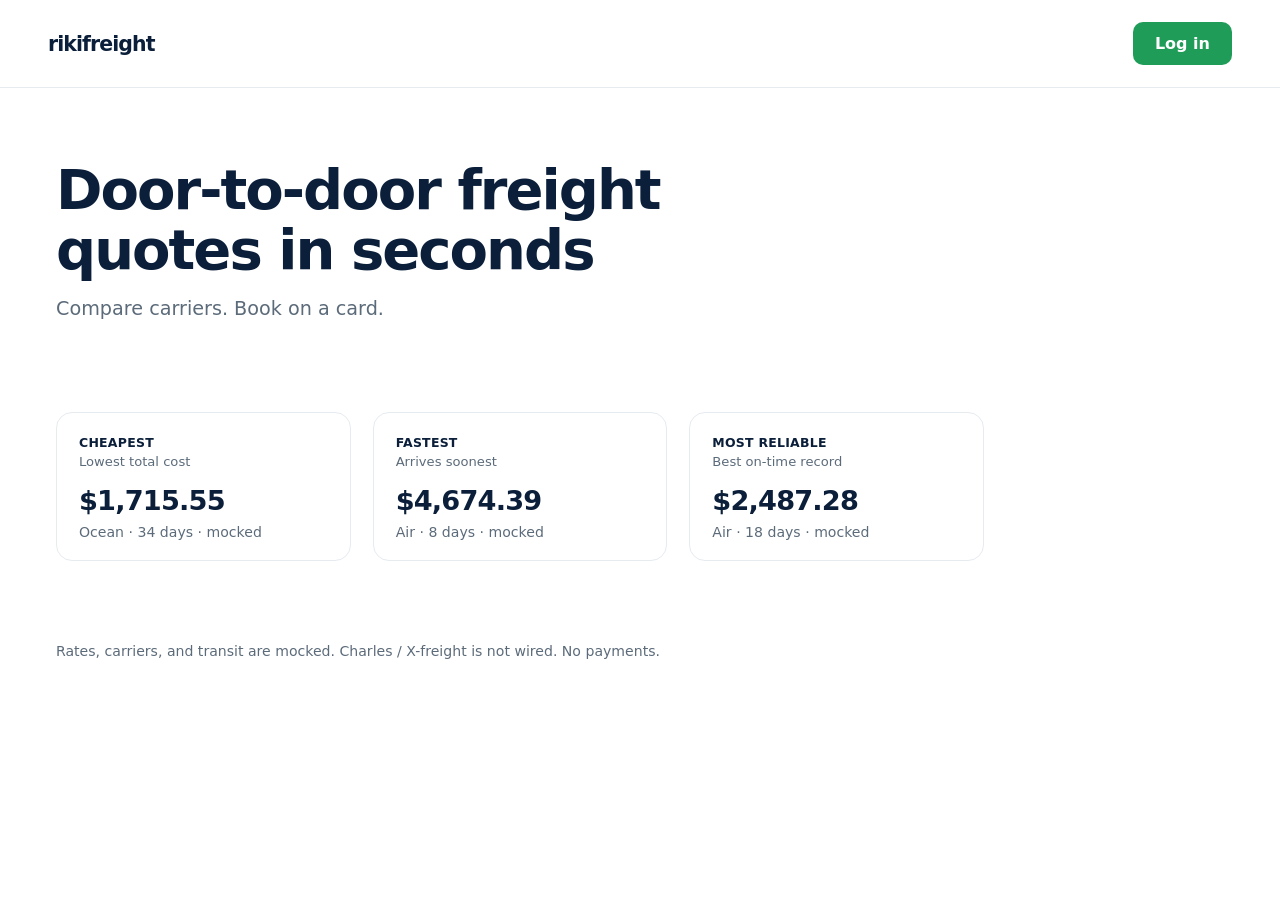
<file: index.html>
<!DOCTYPE html>
<html lang="en">
<head>
  <meta charset="utf-8">
  <meta name="viewport" content="width=device-width, initial-scale=1">
  <title>rikifreight</title>
  <link rel="stylesheet" href="styles.css">
</head>
<body>
  <header class="topbar">
    <a class="wordmark" href="index.html">rikifreight</a>
    <a class="btn" href="login.html">Log in</a>
  </header>

  <section class="landing-hero">
    <h1>Door-to-door freight quotes in seconds</h1>
    <p class="lede">Compare carriers. Book on a card.</p>
  </section>

  <section class="samples" aria-label="Sample quotes">
    <article class="sample">
      <p class="kicker">Cheapest</p>
      <p class="sub">Lowest total cost</p>
      <p class="price">$1,715.55</p>
      <p class="meta">Ocean · 34 days · mocked</p>
    </article>
    <article class="sample">
      <p class="kicker">Fastest</p>
      <p class="sub">Arrives soonest</p>
      <p class="price">$4,674.39</p>
      <p class="meta">Air · 8 days · mocked</p>
    </article>
    <article class="sample">
      <p class="kicker">Most reliable</p>
      <p class="sub">Best on-time record</p>
      <p class="price">$2,487.28</p>
      <p class="meta">Air · 18 days · mocked</p>
    </article>
  </section>

  <p class="note landing-foot">Rates, carriers, and transit are mocked. Charles / X-freight is not wired. No payments.</p>
</body>
</html>
</file>
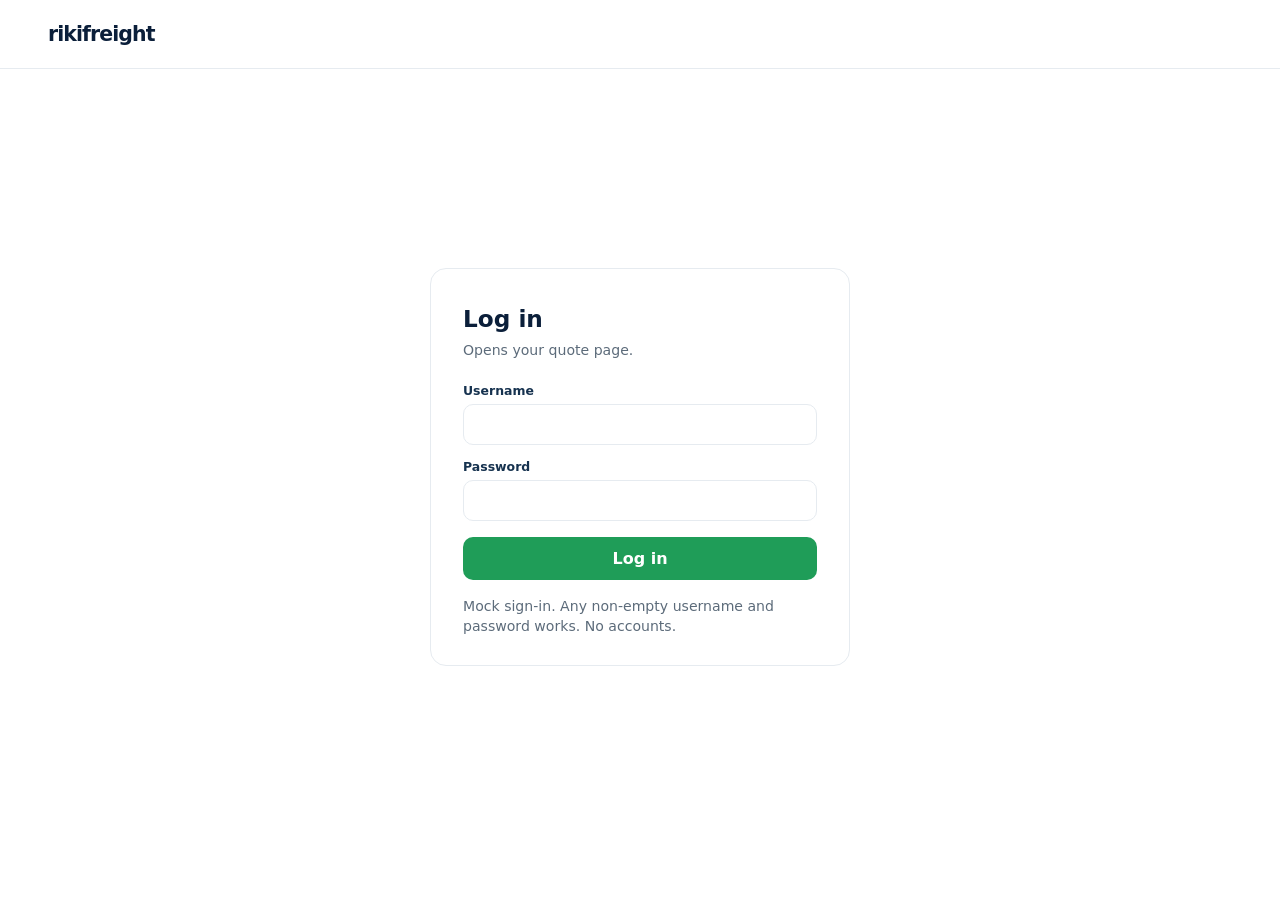
<file: login.html>
<!DOCTYPE html>
<html lang="en">
<head>
  <meta charset="utf-8">
  <meta name="viewport" content="width=device-width, initial-scale=1">
  <title>Log in · rikifreight</title>
  <link rel="stylesheet" href="styles.css">
</head>
<body>
  <header class="topbar">
    <a class="wordmark" href="index.html">rikifreight</a>
  </header>

  <main class="login-wrap">
    <form class="login-card" id="login-form">
      <h1>Log in</h1>
      <p class="note">Opens your quote page.</p>
      <div class="stack">
        <div class="field">
          <label for="username">Username</label>
          <input id="username" name="username" type="text" autocomplete="username" required>
        </div>
        <div class="field">
          <label for="password">Password</label>
          <input id="password" name="password" type="password" autocomplete="current-password" required>
        </div>
      </div>
      <p id="login-err" class="err" hidden></p>
      <button class="btn" type="submit">Log in</button>
      <p class="note" style="margin-top:16px">Mock sign-in. Any non-empty username and password works. No accounts.</p>
    </form>
  </main>

  <script src="session.js"></script>
  <script>
    if (window.FreightSession.get()) location.replace("quote.html");
    document.getElementById("login-form").addEventListener("submit", function (e) {
      e.preventDefault();
      var user = document.getElementById("username").value.trim();
      var pass = document.getElementById("password").value;
      var err = document.getElementById("login-err");
      if (!user || !pass) {
        err.hidden = false;
        err.textContent = "Enter a username and password.";
        return;
      }
      window.FreightSession.set(user);
      location.href = "quote.html";
    });
  </script>
</body>
</html>
</file>
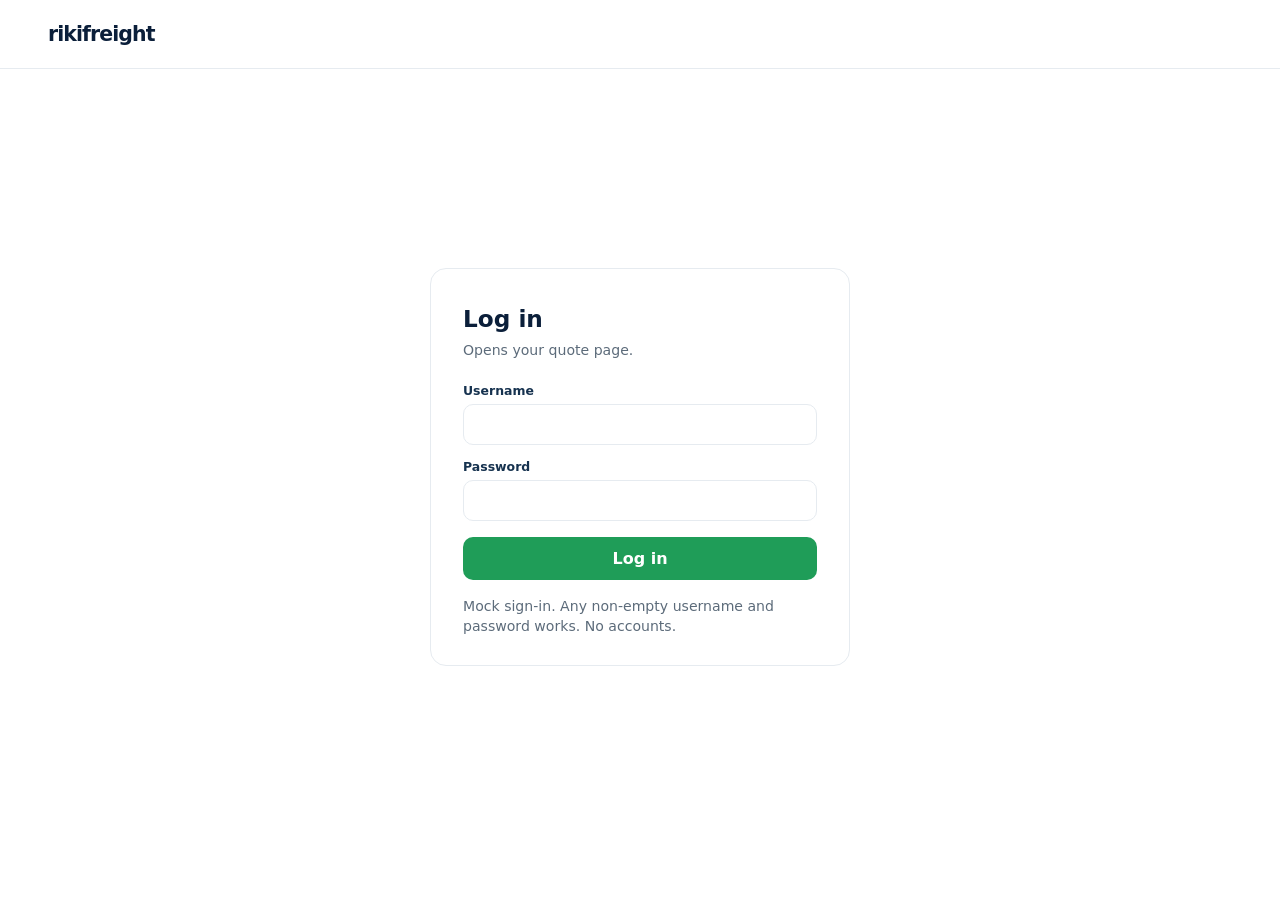
<file: quote.html>
<!DOCTYPE html>
<html lang="en">
<head>
  <meta charset="utf-8">
  <meta name="viewport" content="width=device-width, initial-scale=1">
  <title>Quote &amp; book · rikifreight</title>
  <link rel="stylesheet" href="styles.css">
</head>
<body class="app-shell">
  <header class="topbar">
    <a class="wordmark" href="index.html">rikifreight</a>
    <p class="note">Rates, carriers, and transit are mocked. Charles / X-freight is not wired. No payments.</p>
    <div class="who">
      <span id="who-label"></span>
      <button type="button" class="btn" id="logout">Log out</button>
    </div>
  </header>

  <div class="workspace">
    <aside class="rail" id="rail"></aside>
    <div class="main">
      <section class="screen is-on" id="screen-details">
        <h1 tabindex="-1">Shipment details</h1>
        <p class="intro">Origin, destination, and freightable items. Destination country can be switched to demo the international customs step.</p>
        <div class="card" style="margin-bottom:16px">
          <div class="grid-4">
            <div class="field">
              <label for="origin-city">Origin city</label>
              <input id="origin-city" type="text" value="Chicago">
            </div>
            <div class="field">
              <label for="origin-region">State / region</label>
              <input id="origin-region" type="text" value="IL">
            </div>
            <div class="field">
              <label for="origin-postal">Postal / ZIP</label>
              <input id="origin-postal" type="text" value="60601">
            </div>
            <div class="field">
              <label for="origin-country">Origin country</label>
              <select id="origin-country"></select>
            </div>
          </div>
          <div class="grid-4" style="margin-top:12px">
            <div class="field">
              <label for="dest-city">Destination city</label>
              <input id="dest-city" type="text" value="Rio de Janeiro">
            </div>
            <div class="field">
              <label for="dest-region">State / region</label>
              <input id="dest-region" type="text" value="RJ">
            </div>
            <div class="field">
              <label for="dest-postal">Postal / ZIP</label>
              <input id="dest-postal" type="text" value="20080-002">
            </div>
            <div class="field">
              <label for="dest-country">Destination country</label>
              <select id="dest-country"></select>
            </div>
          </div>
          <div class="field" style="margin-top:12px;max-width:240px">
            <label for="ship-date">Ship date</label>
            <input id="ship-date" type="date" value="2026-08-28">
          </div>
        </div>
        <h2 style="font-size:1.05rem;margin:8px 0 10px">Freightable items</h2>
        <div id="items"></div>
        <button type="button" class="add-item" id="add-item">+ Add item</button>
        <div class="summary" id="item-summary"></div>
      </section>

      <section class="screen" id="screen-services">
        <h1 tabindex="-1">Additional services</h1>
        <p class="intro">Select accessorials, special handling, or other services to include on the mocked quote.</p>
        <div class="two-col">
          <div class="card">
            <table class="acc-table">
              <thead>
                <tr><th>Site services</th><th class="check">Pickup</th><th class="check">Delivery</th></tr>
              </thead>
              <tbody id="site-services"></tbody>
            </table>
          </div>
          <div class="card">
            <table class="acc-table">
              <thead>
                <tr><th>Domestic services</th><th class="check">General</th></tr>
              </thead>
              <tbody id="dom-services"></tbody>
            </table>
          </div>
        </div>
      </section>

      <section class="screen" id="screen-routes">
        <h1 tabindex="-1">Recommended</h1>
        <p class="intro">The best mocked option in each category — across air and ocean. Select a card to continue.</p>
        <div class="pills" role="tablist" aria-label="Door service">
          <button type="button" class="pill is-on" data-door="door-to-door">Door to door</button>
          <button type="button" class="pill" data-door="door-to-port">Door to port</button>
        </div>
        <div id="routes"></div>
      </section>

      <section class="screen" id="screen-addresses">
        <h1 tabindex="-1">Addresses</h1>
        <p class="intro">Pickup (shipper) and delivery (consignee). Exporter / importer of record default to the same parties.</p>
        <div class="addr-grid">
          <div class="card" id="pickup-card"></div>
          <div class="card" id="delivery-card"></div>
        </div>
        <div class="grid-2" style="margin-top:16px">
          <label class="card"><input type="checkbox" id="exporter-same" checked> Exporter of record: same as shipper</label>
          <label class="card"><input type="checkbox" id="importer-same" checked> Importer of record: same as consignee</label>
        </div>
      </section>

      <section class="screen" id="screen-customs">
        <h1 tabindex="-1">Customs data</h1>
        <p class="intro">This mocked shipment crosses an international border. Commodity details below are not a filing.</p>
        <div class="two-col">
          <div class="card">
            <div class="field">
              <label for="hs-search">Commodity selection</label>
              <input id="hs-search" type="text">
            </div>
            <p class="note" id="hs-name" style="margin:8px 0 16px"></p>
            <div class="grid-3">
              <div class="field">
                <label for="hs-qty">Quantity</label>
                <input id="hs-qty" type="number" min="1" step="1">
              </div>
              <div class="field">
                <label for="hs-value">Total line amount (USD)</label>
                <input id="hs-value" type="number" min="0" step="0.01" value="100">
              </div>
              <div class="field">
                <label for="hs-weight">Total weight (lb)</label>
                <input id="hs-weight" type="number" min="1" step="1">
              </div>
            </div>
            <div class="grid-3" style="margin-top:12px">
              <div class="field">
                <label for="hs-origin">Origin</label>
                <select id="hs-origin"></select>
              </div>
              <div class="field">
                <label for="hs-license">License type</label>
                <select id="hs-license">
                  <option>No license type</option>
                  <option>NLR</option>
                  <option>License exception</option>
                </select>
              </div>
              <div class="field">
                <label for="hs-eccn">ECCN</label>
                <input id="hs-eccn" type="text" value="EAR99">
              </div>
            </div>
          </div>
          <aside class="card duty-box">
            <strong>Estimated duties and fees</strong>
            <dl id="duty-list"></dl>
            <p class="fine">Mocked destination duties. Amounts are not a quote and are not filed.</p>
          </aside>
        </div>
      </section>

      <section class="screen" id="screen-confirm">
        <h1 tabindex="-1">Confirm and book</h1>
        <p class="intro">Review the mocked route, addresses, and services, then book. Booking writes a CSV in this browser only.</p>
        <div class="recap">
          <div>
            <div class="card" id="recap-services" style="margin-bottom:12px"></div>
            <div class="card" id="recap-addresses"></div>
          </div>
          <aside class="card" id="recap-cost"></aside>
        </div>
        <label class="terms">
          <input type="checkbox" id="terms">
          <span>I agree to the terms. I understand this shipment is a mock: rates are not live, Charles / X-freight is not wired, and no payment is taken.</span>
        </label>
      </section>

      <section class="screen" id="screen-booked">
        <div class="card booked-panel" id="booked-panel"></div>
      </section>

      <div class="footer-cta">
        <p id="form-err" class="err"></p>
        <button type="button" class="btn" id="cta">Choose services</button>
      </div>
    </div>
  </div>

  <script src="session.js"></script>
  <script src="quotes.js"></script>
  <script src="book.js"></script>
  <script>
    window.FreightSession.requireQuote();

    var COUNTRIES = [
      { code: "US", name: "United States" },
      { code: "BR", name: "Brazil" },
      { code: "CA", name: "Canada" },
      { code: "MX", name: "Mexico" },
      { code: "GB", name: "United Kingdom" },
      { code: "DE", name: "Germany" }
    ];
    var DEST_PRESETS = {
      US: { city: "New York", region: "NY", postal: "10001", street: "350 5th Avenue", name: "Pickup warehouse" },
      BR: { city: "Rio de Janeiro", region: "RJ", postal: "20080-002", street: "Avenida Marechal Floriano, 196", name: "Consignee warehouse" },
      CA: { city: "Toronto", region: "ON", postal: "M5V 2T6", street: "100 Queen St W", name: "Consignee warehouse" },
      MX: { city: "Mexico City", region: "CDMX", postal: "06000", street: "Paseo de la Reforma 222", name: "Consignee warehouse" },
      GB: { city: "London", region: "", postal: "E1 6AN", street: "1 Primrose Street", name: "Consignee warehouse" },
      DE: { city: "Hamburg", region: "", postal: "20457", street: "Speicherstadt 12", name: "Consignee warehouse" }
    };
    var SITE = [
      ["liftgate", "Lift gate"],
      ["construction", "Construction site"],
      ["hotel", "Hotel"],
      ["inside", "Inside"],
      ["limited-access", "Limited access"],
      ["residential", "Residential"],
      ["school", "School"],
      ["appointment-pickup", "Appointment pickup"],
      ["appointment-delivery", "Appointment delivery"],
      ["notification", "Delivery notification"],
      ["sort-segment", "Sort and segment"],
      ["fba", "FBA delivery"],
      ["trade-show", "Trade show"]
    ];
    var DOMESTIC = [
      ["alcohol", "Alcohol license fee"],
      ["tarps", "Flatbed tarps"],
      ["fragile", "Fragile — limited handling"],
      ["hazardous", "Hazardous materials", "Requires hazardous items to select."],
      ["in-bond", "In-bond transport"],
      ["freeze", "Protect from freeze"],
      ["unpalletized", "Unpalletized loose boxes"]
    ];
    var ACC_LABEL = {};
    SITE.forEach(function (r) { ACC_LABEL[r[0]] = r[1]; });
    DOMESTIC.forEach(function (r) { ACC_LABEL[r[0]] = r[1]; });
    var STEPS = ["details", "services", "routes", "addresses", "customs", "confirm", "booked"];
    var STEP_TITLE = {
      details: "Shipment details",
      services: "Additional services",
      routes: "Route selection",
      addresses: "Addresses",
      customs: "Customs & duties",
      confirm: "Confirm and book",
      booked: "Booked"
    };
    var CTA = {
      details: "Choose services",
      services: "Get rating",
      routes: "Continue to addresses",
      addresses: "Next",
      customs: "Next",
      confirm: "Book shipment",
      booked: "Start another quote"
    };

    var session = window.FreightSession.get() || { username: "guest" };
    document.getElementById("who-label").textContent = session.username;
    document.getElementById("logout").addEventListener("click", function () {
      window.FreightSession.clear();
      location.href = "index.html";
    });

    var state = {
      step: "details",
      max: "details",
      doorService: "door-to-door",
      quotes: null,
      selected: null,
      booked: null,
      items: [{ description: "Purple kumquats", freightType: "General", qty: 10, length: 48, width: 24, height: 24, dimUnit: "in", weight: 500, weightUnit: "lb" }]
    };

    function $(id) { return document.getElementById(id); }
    function esc(s) {
      return String(s == null ? "" : s)
        .replace(/&/g, "&amp;").replace(/</g, "&lt;").replace(/"/g, "&quot;");
    }
    function money(n) {
      return "$" + Number(n || 0).toLocaleString("en-US", { minimumFractionDigits: 2, maximumFractionDigits: 2 });
    }
    function countryName(code) {
      var row = COUNTRIES.filter(function (c) { return c.code === code; })[0];
      return row ? row.name : code;
    }
    function fillCountrySelect(el, selected) {
      el.innerHTML = COUNTRIES.map(function (c) {
        return "<option value=\"" + c.code + "\"" + (c.code === selected ? " selected" : "") + ">" + esc(c.name) + "</option>";
      }).join("");
    }
    function place(prefix) {
      return {
        city: $(prefix + "-city").value.trim(),
        region: $(prefix + "-region").value.trim(),
        postal: $(prefix + "-postal").value.trim(),
        country: $(prefix + "-country").value
      };
    }
    function formatPlace(p) {
      return [p.city, p.region, p.postal].filter(Boolean).join(", ") + (p.country ? " " + p.country : "");
    }
    function selectedKeys(group) {
      return Array.prototype.map.call(document.querySelectorAll('input[data-acc-group="' + group + '"]:checked'), function (el) {
        return el.getAttribute("data-acc");
      });
    }
    function addr(prefix) {
      return {
        name: $(prefix + "-name").value.trim(),
        street: $(prefix + "-street").value.trim(),
        city: $(prefix + "-city").value.trim(),
        region: $(prefix + "-region").value.trim(),
        postal: $(prefix + "-postal").value.trim(),
        country: $(prefix + "-country").value.trim(),
        hoursFrom: $(prefix + "-from").value,
        hoursTo: $(prefix + "-to").value,
        contact: $(prefix + "-contact").value.trim(),
        phone: $(prefix + "-phone").value.trim()
      };
    }
    function snapshot() {
      var origin = place("origin");
      var dest = place("dest");
      var pickup = { pickup: true };
      var delivery = { delivery: true };
      if ($("pickup-name")) pickup = addr("pickup");
      if ($("delivery-name")) delivery = addr("delivery");
      var acc = { pickup: selectedKeys("pickup"), delivery: selectedKeys("delivery"), general: selectedKeys("general") };
      var hs = $("hs-search") ? $("hs-search").value.trim() : "";
      return {
        origin: formatPlace(origin),
        destination: formatPlace(dest),
        originCountry: origin.country,
        destCountry: dest.country,
        shipDate: $("ship-date").value,
        items: state.items.map(function (it) { return Object.assign({}, it); }),
        accessorials: acc,
        liftgate: acc.pickup.indexOf("liftgate") >= 0 || acc.delivery.indexOf("liftgate") >= 0,
        residential: acc.pickup.indexOf("residential") >= 0 || acc.delivery.indexOf("residential") >= 0,
        doorService: state.doorService,
        pickup: pickup,
        delivery: delivery,
        customsValue: $("hs-value") ? Number($("hs-value").value) : 0,
        customs: {
          hs: hs,
          value: $("hs-value") ? Number($("hs-value").value) : "",
          estimatedDuty: state.quotes && state.quotes.duties ? state.quotes.duties.total : ""
        },
        pieces: window.FreightQuotes.summarizeShipment({ items: state.items }).pieces,
        termsAccepted: $("terms") ? $("terms").checked : false
      };
    }
    function isIntl() {
      return window.FreightQuotes.isInternational(snapshot());
    }
    function visibleSteps() {
      return STEPS.filter(function (s) {
        if (s === "customs") return isIntl() || state.step === "customs";
        if (s === "booked") return state.step === "booked";
        return true;
      });
    }
    function stepIndex(id) { return STEPS.indexOf(id); }

    function renderItems() {
      $("items").innerHTML = state.items.map(function (it, i) {
        return '<div class="card item-card" data-item="' + i + '">' +
          (state.items.length > 1 ? '<button type="button" class="remove" data-remove="' + i + '" aria-label="Remove item">×</button>' : "") +
          '<div class="grid-2">' +
            '<div class="field"><label>Commodity description</label><input data-k="description" data-i="' + i + '" type="text" value="' + esc(it.description) + '"></div>' +
            '<div class="field"><label>Freight type</label><select data-k="freightType" data-i="' + i + '">' +
              ["General", "Frozen", "Hazardous"].map(function (t) {
                return "<option" + (it.freightType === t ? " selected" : "") + ">" + t + "</option>";
              }).join("") +
            "</select></div>" +
          "</div>" +
          '<div class="grid-4" style="margin-top:12px">' +
            '<div class="field"><label>Quantity</label><input data-k="qty" data-i="' + i + '" type="number" min="1" value="' + esc(it.qty) + '"></div>' +
            '<div class="field"><label>Length</label><input data-k="length" data-i="' + i + '" type="number" min="1" value="' + esc(it.length) + '"></div>' +
            '<div class="field"><label>Width</label><input data-k="width" data-i="' + i + '" type="number" min="1" value="' + esc(it.width) + '"></div>' +
            '<div class="field"><label>Height</label><input data-k="height" data-i="' + i + '" type="number" min="1" value="' + esc(it.height) + '"></div>' +
          "</div>" +
          '<div class="grid-4" style="margin-top:12px">' +
            '<div class="field"><label>Dim unit</label><select data-k="dimUnit" data-i="' + i + '"><option' + (it.dimUnit === "in" ? " selected" : "") + '>in</option><option' + (it.dimUnit === "cm" ? " selected" : "") + '>cm</option></select></div>' +
            '<div class="field"><label>Combined wt.</label><input data-k="weight" data-i="' + i + '" type="number" min="1" value="' + esc(it.weight) + '"></div>' +
            '<div class="field"><label>Weight unit</label><select data-k="weightUnit" data-i="' + i + '"><option' + (it.weightUnit === "lb" ? " selected" : "") + '>lb</option><option' + (it.weightUnit === "kg" ? " selected" : "") + '>kg</option></select></div>' +
          "</div></div>";
      }).join("");
      renderSummary();
    }
    function renderSummary() {
      var s = window.FreightQuotes.summarizeShipment({ items: state.items });
      var form = snapshot();
      var cls = window.FreightQuotes.freightClassLabel(form);
      $("item-summary").innerHTML =
        chip("Weight (act)", Math.round(s.actualWeight).toLocaleString() + " lb / " + Math.round(s.actualKg) + " kg") +
        chip("Weight (dim)", Math.round(s.dimWeight).toLocaleString() + " lb / " + Math.round(s.dimKg) + " kg") +
        chip("Pieces", String(s.pieces)) +
        chip("Freight class", cls) +
        chip("Volume", s.volumeCft.toFixed(2) + " CFT / " + s.volumeM3.toFixed(2) + " m³");
    }
    function chip(k, v) { return '<div class="chip"><span>' + esc(k) + "</span><strong>" + esc(v) + "</strong></div>"; }

    function renderServices() {
      $("site-services").innerHTML = SITE.map(function (row) {
        return "<tr><td>" + esc(row[1]) + '</td><td class="check"><input type="checkbox" data-acc="' + row[0] + '" data-acc-group="pickup"></td><td class="check"><input type="checkbox" data-acc="' + row[0] + '" data-acc-group="delivery"></td></tr>';
      }).join("");
      $("dom-services").innerHTML = DOMESTIC.map(function (row) {
        return "<tr><td>" + esc(row[1]) + (row[2] ? '<span class="acc-help">' + esc(row[2]) + "</span>" : "") + '</td><td class="check"><input type="checkbox" data-acc="' + row[0] + '" data-acc-group="general"></td></tr>';
      }).join("");
    }

    function quoteFor(mode, label) {
      var list = (state.quotes && state.quotes.quotes) || [];
      return list.filter(function (q) { return q.mode === mode && q.label === label; })[0];
    }
    function renderRoutes() {
      if (!state.quotes) {
        $("routes").innerHTML = "<p class=\"note\">Get a rating from additional services first.</p>";
        return;
      }
      var labels = ["cheapest", "fastest", "most reliable", "shortest"];
      var heads = ["Cheapest", "Fastest", "Most reliable", "Shortest distance"];
      var subs = ["Lowest total cost", "Arrives soonest", "Best on-time record", "Least distance on truck"];
      var html = '<div class="route-grid"><div></div>';
      heads.forEach(function (h, i) {
        html += '<div class="route-head">' + h + '<span class="sub">' + subs[i] + "</span></div>";
      });
      ["air", "ocean"].forEach(function (mode) {
        html += '<div class="mode-cell"><strong>' + (mode === "air" ? "Air freight" : "Ocean freight") + "</strong><span>" + (mode === "air" ? "Faster transit · higher cost" : "Lower cost · longer transit") + "</span></div>";
        labels.forEach(function (lab) {
          var q = quoteFor(mode, lab);
          if (!q) { html += "<div></div>"; return; }
          var on = state.selected && state.selected.id === q.id;
          html += '<button type="button" class="qcard' + (on ? " is-on" : "") + '" data-qid="' + esc(q.id) + '">' +
            '<p class="amt">' + money(q.price) + "</p>" +
            '<p class="when">' + q.days + " days · Delivers " + esc(q.deliverLabel) + "</p>" +
            '<p class="via">' + esc(q.via) + "<br>" + q.truckMiles + " mi on truck</p>" +
            '<span class="btn-select">Select</span></button>';
        });
      });
      html += "</div>";
      $("routes").innerHTML = html;
    }

    function addrFields(prefix, title, data) {
      return "<h2 style=\"font-size:1rem;margin:0 0 12px\">" + esc(title) + "</h2>" +
        '<div class="field"><label>Location name</label><input id="' + prefix + '-name" type="text" value="' + esc(data.name) + '"></div>' +
        '<div class="field" style="margin-top:10px"><label>Street</label><input id="' + prefix + '-street" type="text" value="' + esc(data.street) + '"></div>' +
        '<div class="grid-3" style="margin-top:10px">' +
          '<div class="field"><label>City</label><input id="' + prefix + '-city" type="text" value="' + esc(data.city) + '"></div>' +
          '<div class="field"><label>Region</label><input id="' + prefix + '-region" type="text" value="' + esc(data.region) + '"></div>' +
          '<div class="field"><label>Postal</label><input id="' + prefix + '-postal" type="text" value="' + esc(data.postal) + '"></div>' +
        "</div>" +
        '<div class="field" style="margin-top:10px"><label>Country</label><input id="' + prefix + '-country" type="text" value="' + esc(data.country) + '"></div>' +
        '<div class="grid-2" style="margin-top:10px">' +
          '<div class="field"><label>Hours from</label><input id="' + prefix + '-from" type="time" value="' + esc(data.hoursFrom) + '"></div>' +
          '<div class="field"><label>Hours to</label><input id="' + prefix + '-to" type="time" value="' + esc(data.hoursTo) + '"></div>' +
        "</div>" +
        '<div class="grid-2" style="margin-top:10px">' +
          '<div class="field"><label>Contact name</label><input id="' + prefix + '-contact" type="text" value="' + esc(data.contact) + '"></div>' +
          '<div class="field"><label>Phone</label><input id="' + prefix + '-phone" type="tel" value="' + esc(data.phone) + '"></div>' +
        "</div>";
    }
    function defaultPickup() {
      return { name: "Shipper warehouse", street: "201 E Randolph St", city: "Chicago", region: "IL", postal: "60601", country: "United States", hoursFrom: "08:00", hoursTo: "17:00", contact: "Jane Doe", phone: "555-555-5555" };
    }
    function defaultDelivery() {
      var dest = place("dest");
      var pre = DEST_PRESETS[dest.country] || DEST_PRESETS.BR;
      return { name: pre.name, street: pre.street, city: dest.city || pre.city, region: dest.region || pre.region, postal: dest.postal || pre.postal, country: countryName(dest.country), hoursFrom: "09:00", hoursTo: "17:00", contact: "Jane Doe", phone: "555-555-5555" };
    }
    function ensureAddresses() {
      if (!$("pickup-name")) {
        $("pickup-card").innerHTML = addrFields("pickup", "Pickup (shipper)", defaultPickup());
        $("delivery-card").innerHTML = addrFields("delivery", "Delivery (consignee)", defaultDelivery());
      }
    }
    function syncDeliveryFromDest() {
      if (!$("delivery-city")) return;
      var d = defaultDelivery();
      $("delivery-name").value = d.name;
      $("delivery-street").value = d.street;
      $("delivery-city").value = d.city;
      $("delivery-region").value = d.region;
      $("delivery-postal").value = d.postal;
      $("delivery-country").value = d.country;
    }

    function fillCustoms() {
      var form = snapshot();
      var hint = window.FreightQuotes.suggestCommodity(state.items[0] && state.items[0].description);
      var sum = window.FreightQuotes.summarizeShipment(form);
      if (!$("hs-search").value) $("hs-search").value = hint.hs + " — " + hint.name;
      $("hs-name").textContent = hint.hs + " — " + hint.name;
      if (!$("hs-qty").value) $("hs-qty").value = sum.pieces;
      if (!$("hs-weight").value) $("hs-weight").value = Math.round(sum.actualWeight);
      fillCountrySelect($("hs-origin"), form.originCountry || "US");
      renderDuties();
    }
    function renderDuties() {
      var form = snapshot();
      form.customsValue = Number($("hs-value").value || 0);
      var d = window.FreightQuotes.estimateDuties(form);
      if (state.quotes) state.quotes.duties = d;
      $("duty-list").innerHTML =
        "<div><dt>Duty (" + Math.round(d.dutyRate * 1000) / 10 + "%)</dt><dd>" + money(d.duty) + "</dd></div>" +
        "<div><dt>Tax (" + Math.round(d.taxRate * 1000) / 10 + "%)</dt><dd>" + money(d.tax) + "</dd></div>" +
        "<div><dt>Anti-dumping</dt><dd>" + money(d.antiDumping) + "</dd></div>" +
        "<div><dt>Merchandise processing</dt><dd>" + money(d.merchandiseProcessing) + "</dd></div>" +
        "<div><dt>Harbor maintenance</dt><dd>" + money(d.harborMaintenance) + "</dd></div>" +
        "<div><dt><strong>Estimated total</strong></dt><dd><strong>" + money(d.total) + "</strong></dd></div>";
    }

    function accRecap() {
      var form = snapshot();
      var keys = window.FreightQuotes.accessorialKeys(form);
      if (!keys.length) return "No additional services included.";
      return keys.map(function (k) { return ACC_LABEL[k] || k; }).join(", ");
    }
    function renderConfirm() {
      var q = state.selected;
      $("recap-services").innerHTML = "<strong>Additional services</strong><p class=\"note\" style=\"margin:8px 0 0\">" + esc(accRecap()) + "</p>";
      var p = addr("pickup");
      var d = addr("delivery");
      $("recap-addresses").innerHTML = "<strong>Addresses</strong><div class=\"grid-2\" style=\"margin-top:10px\">" +
        "<div><div class=\"muted\">Pickup (shipper)</div><strong>" + esc(p.name) + "</strong><div>" + esc(p.street) + "</div><div>" + esc([p.city, p.region, p.postal].join(", ")) + "</div><div>" + esc(p.country) + "</div><div class=\"muted\">" + esc(p.hoursFrom + " – " + p.hoursTo) + "</div><div>" + esc(p.contact) + " · " + esc(p.phone) + "</div>" +
        "<div class=\"muted\" style=\"margin-top:8px\">Exporter of record</div><div>" + ($("exporter-same").checked ? "Same as shipper" : "Other") + "</div></div>" +
        "<div><div class=\"muted\">Delivery (consignee)</div><strong>" + esc(d.name) + "</strong><div>" + esc(d.street) + "</div><div>" + esc([d.city, d.region, d.postal].join(", ")) + "</div><div>" + esc(d.country) + "</div><div class=\"muted\">" + esc(d.hoursFrom + " – " + d.hoursTo) + "</div><div>" + esc(d.contact) + " · " + esc(d.phone) + "</div>" +
        "<div class=\"muted\" style=\"margin-top:8px\">Importer of record</div><div>" + ($("importer-same").checked ? "Same as consignee" : "Other") + "</div></div></div>";
      $("recap-cost").innerHTML = "<strong>Shipment costs</strong>" +
        (q ? "<div style=\"margin-top:12px\"><div class=\"muted\">" + esc(q.service) + " · " + esc(q.label) + "</div><div style=\"font-size:1.4rem;font-weight:750;margin:6px 0\">" + money(q.price) + "</div><div class=\"note\">" + esc(q.carrier) + " · " + q.days + " days · Delivers " + esc(q.deliverLabel) + "</div><div class=\"note\" style=\"margin-top:8px\">Insurance premium · n/a</div><div style=\"margin-top:10px\"><strong>Total due " + money(q.price) + "</strong></div></div>" : "<p class=\"note\">Select a route first.</p>");
    }
    function renderBooked() {
      var row = state.booked;
      var q = state.selected;
      $("booked-panel").innerHTML = "<h1 tabindex=\"-1\">Booked (mock)</h1>" +
        "<p>" + esc(q.carrier) + (q.label ? " · " + esc(q.label) : "") + " · " + money(q.price) + "</p>" +
        "<p>" + esc(row.origin) + " → " + esc(row.destination) + "</p>" +
        "<p>" + esc(q.service) + " · " + q.days + " days · " + esc(q.doorService) + "</p>" +
        "<p class=\"note\">CSV downloaded. Row also stored in this browser. " + esc(row.notes) + "</p>" +
        '<p class="note">booked_at, label, carrier, price_usd, transit_days, origin, destination, length_in, width_in, height_in, weight_lb, liftgate, residential, notes, plus commodity / route / address / customs columns.</p>';
    }

    function railMeta(id) {
      var form = snapshot();
      var sum = window.FreightQuotes.summarizeShipment(form);
      if (id === "details") {
        return formatPlace(place("origin")) + " → " + formatPlace(place("dest")) +
          "<br>" + esc(state.items[0].description || "Items") + " · " + sum.pieces + " pcs · " + Math.round(sum.actualWeight) + " lb";
      }
      if (id === "services") return accRecap() === "No additional services included." ? "None selected" : accRecap();
      if (id === "routes" && state.selected) {
        var q = state.selected;
        return q.carrier + " · " + q.originHub + " → " + q.destHub + "<br>Delivers " + q.deliverLabel;
      }
      if (id === "addresses" && $("pickup-name")) {
        return "From " + esc($("pickup-name").value) + "<br>To " + esc($("delivery-name").value);
      }
      return "";
    }
    function renderRail() {
      var vis = visibleSteps();
      $("rail").innerHTML = "<h2>Quote &amp; book</h2>" + vis.map(function (id) {
        var done = stepIndex(id) < stepIndex(state.step);
        var active = id === state.step;
        var locked = stepIndex(id) > stepIndex(state.max);
        var cls = "step" + (active ? " is-active" : "") + (done ? " is-done" : "");
        var mark = done ? "✓" : (STEPS.indexOf(id) + 1);
        if (id === "booked") mark = "✓";
        return '<button type="button" class="' + cls + '" data-step="' + id + '"' + (locked ? " disabled" : "") + ">" +
          '<span class="step-dot">' + mark + "</span><span><span class=\"step-title\">" + STEP_TITLE[id] + "</span>" +
          (railMeta(id) ? '<div class="step-meta">' + railMeta(id) + "</div>" : "") +
          "</span></button>";
      }).join("");
    }

    function pinStepTop(id) {
      var screen = $("screen-" + id);
      var heading = screen ? screen.querySelector("h1") : null;
      if (heading && !heading.hasAttribute("tabindex")) heading.setAttribute("tabindex", "-1");
      var root = document.documentElement;
      var workspace = document.querySelector(".workspace");
      var main = document.querySelector(".main");
      if (window.scrollTo) window.scrollTo(0, 0);
      if (root) root.scrollTop = 0;
      if (document.body) document.body.scrollTop = 0;
      if (workspace) workspace.scrollTop = 0;
      if (main) main.scrollTop = 0;
      if (heading && heading.scrollIntoView) {
        heading.scrollIntoView({ block: "start", inline: "nearest" });
      }
    }

    function revealStep(id) {
      if (typeof history !== "undefined" && "scrollRestoration" in history) {
        history.scrollRestoration = "manual";
      }
      pinStepTop(id);
      var screen = $("screen-" + id);
      var heading = screen ? screen.querySelector("h1") : null;
      function afterLayout() {
        pinStepTop(id);
        if (!heading) return;
        try {
          heading.focus({ preventScroll: true });
        } catch (err) {
          heading.focus();
        }
        pinStepTop(id);
      }
      if (typeof requestAnimationFrame === "function") {
        requestAnimationFrame(function () {
          requestAnimationFrame(afterLayout);
        });
      } else {
        setTimeout(afterLayout, 0);
      }
    }

    function show(id, opts) {
      state.step = id;
      if (stepIndex(id) > stepIndex(state.max) && id !== "booked") state.max = id;
      if (id === "booked") state.max = "booked";
      STEPS.forEach(function (s) {
        var el = $("screen-" + s);
        if (el) el.classList.toggle("is-on", s === id);
      });
      $("cta").textContent = CTA[id];
      $("cta").disabled = id === "routes" && !state.selected;
      $("form-err").textContent = "";
      if (id === "routes") renderRoutes();
      if (id === "addresses") ensureAddresses();
      if (id === "customs") fillCustoms();
      if (id === "confirm") renderConfirm();
      if (id === "booked") renderBooked();
      renderRail();
      renderSummary();
      if (!opts || opts.reveal !== false) revealStep(id);
    }

    function fail(msg) {
      $("form-err").textContent = msg;
    }
    function validateDetails() {
      var o = place("origin");
      var d = place("dest");
      if (!o.city || !d.city) return "Enter origin and destination cities.";
      if (!state.items.length) return "Add at least one freightable item.";
      for (var i = 0; i < state.items.length; i++) {
        var it = state.items[i];
        if (!it.description) return "Enter a commodity description.";
        if (!(Number(it.qty) > 0 && Number(it.length) > 0 && Number(it.width) > 0 && Number(it.height) > 0 && Number(it.weight) > 0)) {
          return "Each item needs quantity, dimensions, and weight.";
        }
      }
      return "";
    }
    function nextAfterAddresses() { return isIntl() ? "customs" : "confirm"; }

    function goNext() {
      var step = state.step;
      if (step === "details") {
        var v = validateDetails();
        if (v) return fail(v);
        show("services");
        return;
      }
      if (step === "services") {
        state.quotes = window.FreightQuotes.getQuotes(snapshot());
        state.selected = null;
        show("routes");
        return;
      }
      if (step === "routes") {
        if (!state.selected) return fail("Select a route card.");
        show("addresses");
        return;
      }
      if (step === "addresses") {
        ensureAddresses();
        var p = addr("pickup");
        var d = addr("delivery");
        if (!p.street || !d.street) return fail("Enter pickup and delivery streets.");
        show(nextAfterAddresses());
        return;
      }
      if (step === "customs") {
        if (!$("hs-search").value.trim()) return fail("Enter a commodity / HS selection.");
        show("confirm");
        return;
      }
      if (step === "confirm") {
        if (!$("terms").checked) return fail("Agree to the terms to book.");
        if (!state.selected) return fail("Select a route first.");
        var form = snapshot();
        if (state.quotes && state.quotes.duties) form.customs.estimatedDuty = state.quotes.duties.total;
        state.booked = window.FreightBook.bookQuote(form, state.selected);
        show("booked");
        return;
      }
      if (step === "booked") {
        location.reload();
      }
    }

    fillCountrySelect($("origin-country"), "US");
    fillCountrySelect($("dest-country"), "BR");
    renderItems();
    renderServices();
    renderRail();
    show("details", { reveal: false });

    $("add-item").addEventListener("click", function () {
      state.items.push({ description: "", freightType: "General", qty: 1, length: 48, width: 40, height: 48, dimUnit: "in", weight: 100, weightUnit: "lb" });
      renderItems();
    });
    function onItemField(e) {
      var i = e.target.getAttribute("data-i");
      var k = e.target.getAttribute("data-k");
      if (i == null || !k) return;
      var val = e.target.value;
      if (k === "qty" || k === "length" || k === "width" || k === "height" || k === "weight") val = Number(val);
      state.items[Number(i)][k] = val;
      renderSummary();
      renderRail();
    }
    $("items").addEventListener("input", onItemField);
    $("items").addEventListener("change", onItemField);
    $("items").addEventListener("click", function (e) {
      var rm = e.target.getAttribute("data-remove");
      if (rm == null) return;
      if (state.items.length < 2) return;
      state.items.splice(Number(rm), 1);
      renderItems();
      renderRail();
    });
    $("dest-country").addEventListener("change", function () {
      var pre = DEST_PRESETS[this.value] || DEST_PRESETS.US;
      $("dest-city").value = pre.city;
      $("dest-region").value = pre.region;
      $("dest-postal").value = pre.postal;
      syncDeliveryFromDest();
      state.quotes = null;
      state.selected = null;
      renderSummary();
      renderRail();
    });
    ["origin-city", "origin-region", "origin-postal", "origin-country", "dest-city", "dest-region", "dest-postal", "ship-date"].forEach(function (id) {
      $(id).addEventListener("input", function () { renderSummary(); renderRail(); });
      $(id).addEventListener("change", function () { renderSummary(); renderRail(); });
    });
    document.querySelector(".pills").addEventListener("click", function (e) {
      var door = e.target.getAttribute("data-door");
      if (!door) return;
      state.doorService = door;
      Array.prototype.forEach.call(document.querySelectorAll(".pill"), function (el) {
        el.classList.toggle("is-on", el.getAttribute("data-door") === door);
      });
      if (state.quotes) {
        state.quotes = window.FreightQuotes.getQuotes(snapshot());
        state.selected = null;
        renderRoutes();
        $("cta").disabled = true;
      }
    });
    $("routes").addEventListener("click", function (e) {
      var btn = e.target.closest("[data-qid]");
      if (!btn) return;
      var id = btn.getAttribute("data-qid");
      state.selected = ((state.quotes && state.quotes.quotes) || []).filter(function (q) { return q.id === id; })[0] || null;
      renderRoutes();
      $("cta").disabled = !state.selected;
      renderRail();
    });
    $("hs-value").addEventListener("input", renderDuties);
    $("cta").addEventListener("click", goNext);
    $("rail").addEventListener("click", function (e) {
      var btn = e.target.closest("[data-step]");
      if (!btn || btn.disabled) return;
      var id = btn.getAttribute("data-step");
      if (id === "routes" && !state.quotes) {
        state.quotes = window.FreightQuotes.getQuotes(snapshot());
      }
      if (id === "confirm" && !state.selected) return fail("Select a route first.");
      show(id);
    });
  </script>
</body>
</html>
</file>
<file: styles.css>
/* Neutral rikifreight mock: white, navy type, green CTAs, soft cards. */
:root {
  --navy: #0b1f3a;
  --navy-2: #16324f;
  --green: #1f9d58;
  --green-hover: #188a4b;
  --green-soft: #e8f7ee;
  --text: #0b1f3a;
  --muted: #5c6b7a;
  --line: #e6ebf0;
  --card: #ffffff;
  --bg: #ffffff;
  --soft: #f7f9fb;
  --danger: #b42318;
  --radius: 14px;
  --shadow: 0 8px 24px rgba(11, 31, 58, 0.06);
  font-family: ui-sans-serif, system-ui, -apple-system, "Segoe UI", sans-serif;
  color: var(--text);
  background: var(--bg);
}

* { box-sizing: border-box; }
html, body { margin: 0; min-height: 100%; background: var(--bg); color: var(--text); overflow-anchor: none; }
button, input, select, textarea { font: inherit; color: inherit; }
a { color: inherit; }

.wordmark {
  font-weight: 750;
  font-size: 1.28rem;
  letter-spacing: -0.045em;
  color: var(--navy);
  text-decoration: none;
}
.wordmark:hover { color: var(--navy-2); }

.note, .muted { color: var(--muted); }
.note { font-size: 0.88rem; line-height: 1.45; margin: 0; }

.btn {
  display: inline-flex;
  align-items: center;
  justify-content: center;
  background: var(--green);
  color: #fff;
  border: 0;
  border-radius: 10px;
  padding: 12px 22px;
  font-weight: 650;
  cursor: pointer;
  text-decoration: none;
  box-shadow: none;
}
.btn:hover { background: var(--green-hover); }
.btn:disabled { opacity: 0.45; cursor: not-allowed; }
.btn-select {
  background: #fff;
  color: var(--navy);
  border: 1px solid var(--line);
  width: 100%;
  padding: 8px 12px;
}
.btn-select:hover { border-color: var(--green); color: var(--green); }

.topbar {
  display: flex;
  align-items: center;
  justify-content: space-between;
  gap: 16px;
  padding: 22px 48px;
  border-bottom: 1px solid var(--line);
  background: #fff;
}
.topbar .note { flex: 1; max-width: 520px; margin: 0 12px; }
.who { font-size: 0.88rem; color: var(--muted); display: flex; align-items: center; gap: 8px; }

label { display: block; font-size: 0.78rem; font-weight: 650; margin: 0 0 6px; color: var(--navy-2); }
input[type=text], input[type=number], input[type=password], input[type=tel], input[type=date], input[type=time], select, textarea {
  width: 100%;
  padding: 10px 12px;
  border: 1px solid var(--line);
  border-radius: 10px;
  background: #fff;
}
input:focus, select:focus, textarea:focus {
  outline: 2px solid rgba(31, 157, 88, 0.35);
  border-color: var(--green);
}
.err { color: var(--danger); font-size: 0.88rem; min-height: 1.2em; }

.card {
  background: var(--card);
  border: 1px solid var(--line);
  border-radius: var(--radius);
  padding: 20px;
  box-shadow: none;
}

.grid-2 { display: grid; grid-template-columns: 1fr 1fr; gap: 12px; }
.grid-3 { display: grid; grid-template-columns: 1fr 1fr 1fr; gap: 12px; }
.grid-4 { display: grid; grid-template-columns: 1fr 1fr 1fr 1fr; gap: 12px; }
.field { min-width: 0; }

/* Landing */
.landing-hero { max-width: 760px; padding: 72px 56px 24px; }
.landing-hero h1 {
  font-size: clamp(2.4rem, 5vw, 3.5rem);
  line-height: 1.08;
  letter-spacing: -0.035em;
  font-weight: 700;
  margin: 0 0 16px;
  color: var(--navy);
}
.landing-hero .lede {
  font-size: 1.2rem;
  color: var(--muted);
  margin: 0 0 28px;
}
.samples {
  display: grid;
  grid-template-columns: repeat(3, minmax(0, 1fr));
  gap: 22px;
  max-width: 1040px;
  padding: 40px 56px 80px;
}
.sample {
  border: 1px solid var(--line);
  border-radius: 16px;
  padding: 22px 22px 20px;
  background: #fff;
}
.sample .kicker {
  font-size: 0.78rem;
  font-weight: 700;
  letter-spacing: 0.02em;
  text-transform: uppercase;
  color: var(--navy);
  margin: 0 0 4px;
}
.sample .sub { font-size: 0.82rem; color: var(--muted); margin: 0 0 16px; }
.sample .price {
  font-size: 1.7rem;
  font-weight: 700;
  letter-spacing: -0.03em;
  margin: 0 0 8px;
}
.sample .meta { font-size: 0.88rem; color: var(--muted); margin: 0; }
.landing-foot { padding: 0 56px 48px; }

/* Login */
.login-wrap {
  min-height: calc(100vh - 80px);
  display: flex;
  align-items: center;
  justify-content: center;
  padding: 40px 16px 64px;
}
.login-card {
  width: 100%;
  max-width: 420px;
  border: 1px solid var(--line);
  border-radius: 16px;
  padding: 36px 32px 28px;
  background: #fff;
}
.login-card h1 { font-size: 1.45rem; margin: 0 0 8px; }
.login-card .btn { width: 100%; margin-top: 8px; }
.login-card .stack { display: grid; gap: 14px; margin: 22px 0 8px; }

/* Quote workspace */
.app-shell { min-height: 100vh; display: flex; flex-direction: column; background: #fff; }
.workspace { display: flex; flex: 1; min-height: 0; overflow-anchor: none; }
.rail {
  width: 280px;
  flex-shrink: 0;
  background: var(--soft);
  border-right: 1px solid var(--line);
  padding: 28px 18px 40px;
}
.rail h2 { font-size: 0.72rem; text-transform: uppercase; letter-spacing: 0.08em; color: var(--muted); margin: 0 0 16px; font-weight: 700; }
.step {
  display: grid;
  grid-template-columns: 22px 1fr;
  gap: 10px;
  width: 100%;
  text-align: left;
  background: transparent;
  border: 0;
  padding: 10px 8px;
  border-radius: 10px;
  cursor: pointer;
  color: var(--muted);
}
.step:hover:not(:disabled) { background: #fff; }
.step:disabled { cursor: default; opacity: 0.55; }
.step.is-active { color: var(--navy); background: #fff; }
.step.is-done { color: var(--navy); }
.step-dot {
  width: 22px;
  height: 22px;
  border-radius: 50%;
  border: 1.5px solid var(--line);
  display: flex;
  align-items: center;
  justify-content: center;
  font-size: 0.7rem;
  font-weight: 700;
  margin-top: 1px;
  background: #fff;
}
.step.is-active .step-dot { border-color: var(--green); background: var(--green); color: #fff; }
.step.is-done .step-dot { border-color: var(--green); background: var(--green-soft); color: var(--green); }
.step-title { font-size: 0.92rem; font-weight: 650; }
.step-meta { font-size: 0.75rem; color: var(--muted); margin-top: 2px; line-height: 1.35; }

.main {
  flex: 1;
  display: flex;
  flex-direction: column;
  min-width: 0;
  background: #fff;
  overflow-anchor: none;
}
.screen { display: none; padding: 36px 44px 24px; flex: 1; overflow-anchor: none; }
.screen.is-on { display: block; }
.screen h1 { font-size: 1.55rem; margin: 0 0 6px; letter-spacing: -0.02em; }
.screen h1:focus { outline: none; }
.screen h1:focus-visible { outline: 2px solid rgba(31, 157, 88, 0.45); outline-offset: 3px; }
.screen .intro { color: var(--muted); margin: 0 0 22px; }

.item-card { position: relative; margin-bottom: 14px; }
.item-card .remove {
  position: absolute;
  top: 12px;
  right: 12px;
  background: transparent;
  border: 0;
  color: var(--muted);
  cursor: pointer;
  font-size: 1.1rem;
  line-height: 1;
}
.add-item {
  width: 100%;
  border: 1px dashed var(--line);
  background: var(--soft);
  color: var(--green);
  border-radius: 12px;
  padding: 12px;
  font-weight: 650;
  cursor: pointer;
  margin: 4px 0 20px;
}
.add-item:hover { border-color: var(--green); background: var(--green-soft); }
.summary {
  display: grid;
  grid-template-columns: repeat(5, minmax(0, 1fr));
  gap: 10px;
}
.summary .chip {
  border: 1px solid var(--line);
  border-radius: 12px;
  padding: 12px;
  background: var(--soft);
}
.summary .chip span { display: block; font-size: 0.72rem; color: var(--muted); font-weight: 650; margin-bottom: 4px; }
.summary .chip strong { font-size: 0.92rem; font-weight: 650; }

.acc-table { width: 100%; border-collapse: collapse; }
.acc-table th, .acc-table td { padding: 10px 8px; border-bottom: 1px solid var(--line); text-align: left; font-size: 0.9rem; }
.acc-table th { font-size: 0.72rem; text-transform: uppercase; letter-spacing: 0.04em; color: var(--muted); }
.acc-table td.check { text-align: center; width: 72px; }
.acc-help { display: block; font-size: 0.75rem; color: var(--muted); }
.two-col { display: grid; grid-template-columns: 1.3fr 0.9fr; gap: 28px; }

.pills { display: flex; gap: 8px; margin: 0 0 18px; }
.pill {
  border: 1px solid var(--line);
  background: #fff;
  border-radius: 999px;
  padding: 8px 14px;
  cursor: pointer;
  font-weight: 650;
  font-size: 0.88rem;
}
.pill.is-on { border-color: var(--navy); background: var(--navy); color: #fff; }

.route-grid {
  display: grid;
  grid-template-columns: 140px repeat(4, minmax(0, 1fr));
  gap: 12px;
  align-items: stretch;
}
.route-head { font-size: 0.78rem; font-weight: 700; }
.route-head .sub { display: block; font-weight: 500; color: var(--muted); margin-top: 2px; }
.mode-cell { padding-top: 18px; }
.mode-cell strong { display: block; }
.mode-cell span { font-size: 0.78rem; color: var(--muted); }
.qcard {
  border: 1px solid var(--line);
  border-radius: 14px;
  padding: 14px;
  background: #fff;
  text-align: left;
  cursor: pointer;
  width: 100%;
}
.qcard:hover { border-color: var(--green); }
.qcard.is-on { border-color: var(--green); box-shadow: 0 0 0 3px rgba(31, 157, 88, 0.18); }
.qcard .amt { font-size: 1.25rem; font-weight: 750; letter-spacing: -0.03em; margin: 0 0 6px; }
.qcard .when { font-size: 0.82rem; color: var(--navy-2); margin: 0 0 6px; }
.qcard .via { font-size: 0.78rem; color: var(--muted); margin: 0 0 10px; line-height: 1.35; }

.addr-grid { display: grid; grid-template-columns: 1fr 1fr; gap: 16px; }
.duty-box { background: var(--soft); }
.duty-box dl { margin: 0; }
.duty-box div { display: flex; justify-content: space-between; gap: 8px; padding: 6px 0; font-size: 0.9rem; border-bottom: 1px solid var(--line); }
.duty-box .fine { font-size: 0.78rem; color: var(--muted); margin-top: 10px; }

.recap { display: grid; grid-template-columns: 1fr 280px; gap: 20px; }
.terms { display: flex; gap: 10px; align-items: flex-start; font-size: 0.88rem; margin: 16px 0; }
.booked-panel { max-width: 560px; }
.booked-panel h1 { color: var(--green); }

.footer-cta {
  display: flex;
  justify-content: space-between;
  align-items: center;
  gap: 16px;
  padding: 16px 44px 28px;
  border-top: 1px solid var(--line);
  background: #fff;
}

@media (max-width: 980px) {
  .topbar, .landing-hero, .samples, .landing-foot { padding-left: 20px; padding-right: 20px; }
  .samples, .summary, .route-grid, .addr-grid, .recap, .two-col { grid-template-columns: 1fr; }
  .workspace { flex-direction: column; }
  .rail { width: 100%; border-right: 0; border-bottom: 1px solid var(--line); }
  .grid-4, .grid-3 { grid-template-columns: 1fr 1fr; }
}
</file>
